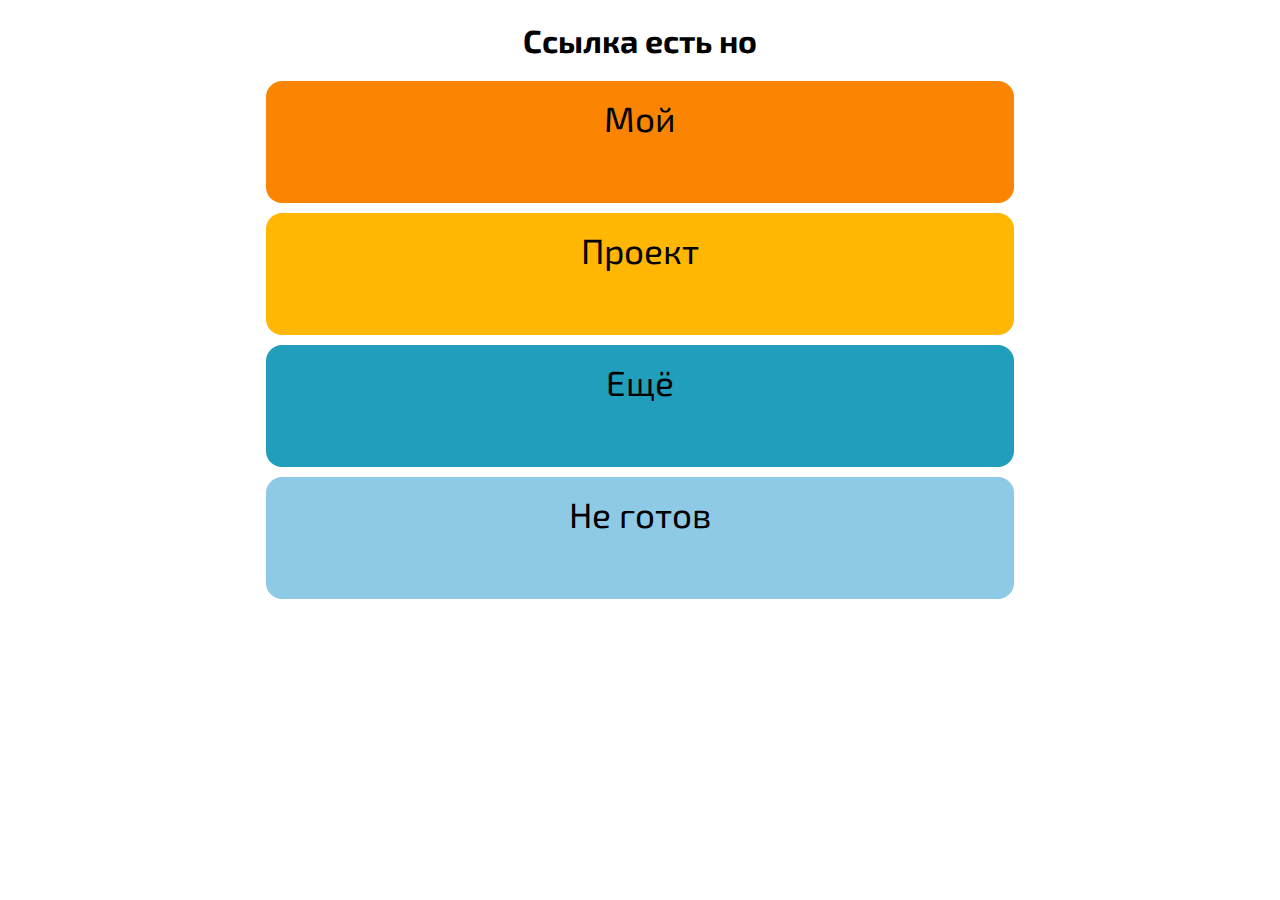
<file: index.html>
<!DOCTYPE html>
<html lang="en">
<head>
    <meta charset="UTF-8">
    <meta name="viewport" content="width=device-width, initial-scale=1.0">
    <title>Document</title>
    <link rel="stylesheet" href="./style.css">
</head>
<body>
    
    <header>
        <h1>Ссылка есть но</h1>
    </header>

    <main>

        <h2></h2>
        <section>

            <div class="cat_box cb1">Мой</div>
            <div class="cat_box cb2">Проект</div>
            <div class="cat_box cb3">Ещё</div>
            <div class="cat_box cb4">Не готов</div>
        </section>


    </main>

    
    
</body>
</html>
</file>
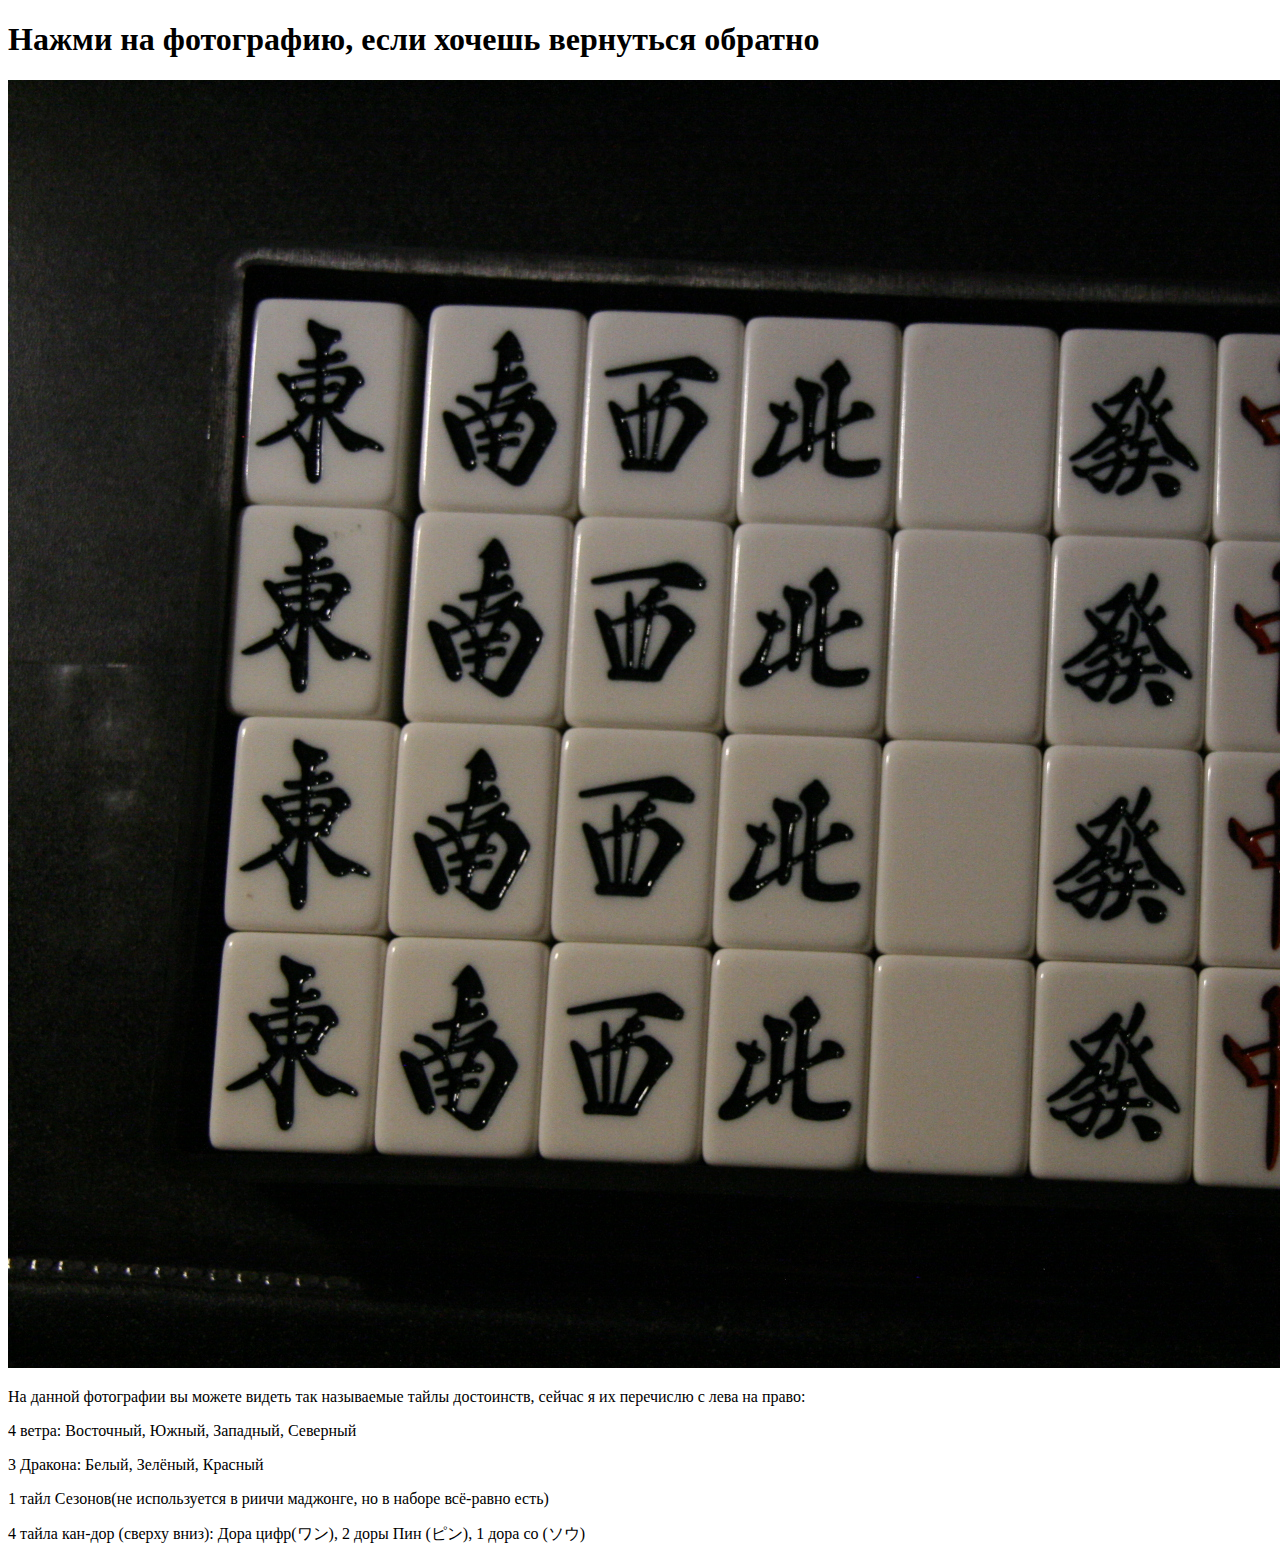
<file: Task_final/About_HONORS.html>
<!DOCTYPE html>
<html lang="en">
<head>
    <meta charset="UTF-8">
    <meta name="viewport" content="width=device-width, initial-scale=1.0">
    <title>Document</title>
    <link rel="stylesheet" href="C:\Users\miste\OneDrive\Рабочий стол\mshp_tasks_front\Task_final\style.css">

</head>
<body>
    <section id = "about">
        <header>
            <h1>Нажми на фотографию, если хочешь вернуться обратно</h1>
        </header>
        <article>
        <a class = "button" target = "_blank" href = "C:\Users\miste\OneDrive\Рабочий стол\mshp_tasks_front\Task_final\index.html"> 
            <img  class = 'mv_img' src = 'Materials\IMG_3829.JPG' alt = 'Why are you reading this reload the page and close f12'>
        </a>
        <p>На данной фотографии вы можете видеть так называемые тайлы достоинств, сейчас я их перечислю с лева на право:</p>
        <p> 4 ветра: Восточный, Южный, Западный, Северный</p>
        <p> 3 Дракона: Белый, Зелёный, Красный</p>
        <p> 1 тайл Сезонов(не используется в риичи маджонге, но в наборе всё-равно есть)</p>
        <p> 4 тайла кан-дор (сверху вниз): Дора цифр(ワン), 2 доры Пин (ピン), 1 дора со (ソウ)</p>
        </article>
    </section>
</body>
</html>
</file>
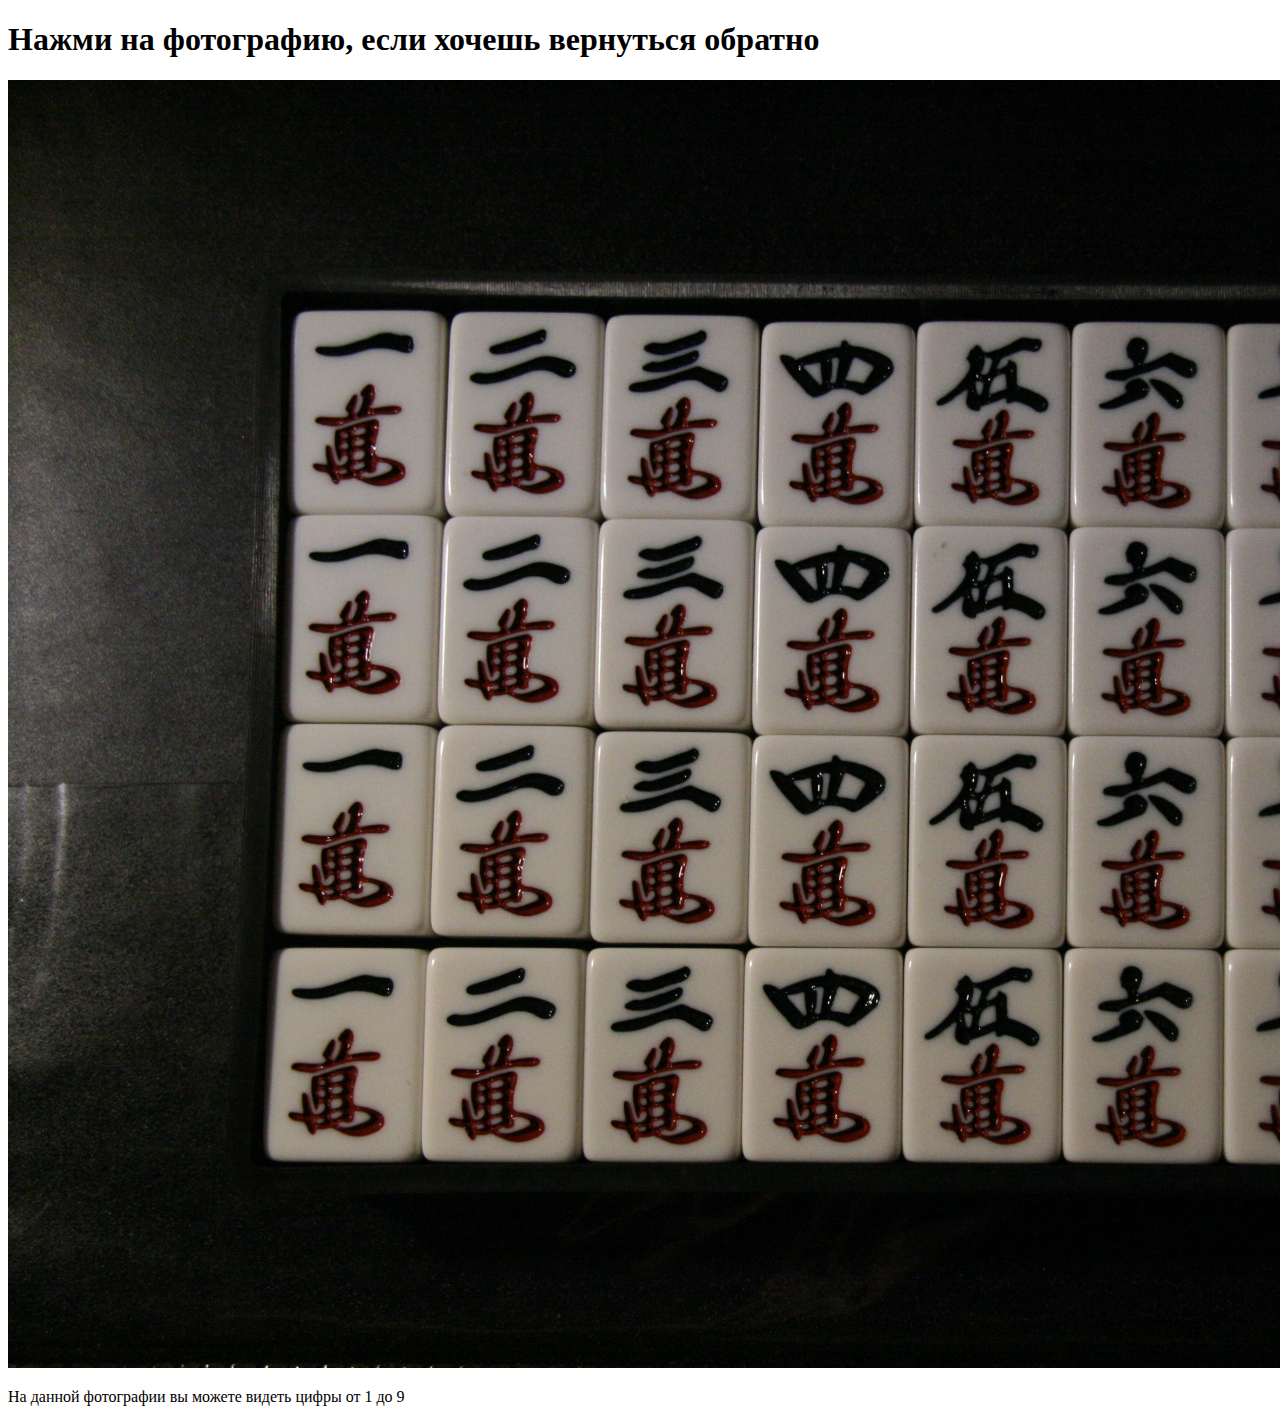
<file: Task_final/About_NUM.html>
<!DOCTYPE html>
<html lang="en">
<head>
    <meta charset="UTF-8">
    <meta name="viewport" content="width=device-width, initial-scale=1.0">
    <title>Document</title>
    <link rel="stylesheet" href="C:\Users\miste\OneDrive\Рабочий стол\mshp_tasks_front\Task_final\style.css">

</head>
<body>
    <section id = "about">
        <header>
            <h1>Нажми на фотографию, если хочешь вернуться обратно</h1>
        </header>
        <article>
        <a class = "button" target = "_blank" href = "C:\Users\miste\OneDrive\Рабочий стол\mshp_tasks_front\Task_final\index.html"> 
            <img  class = 'mv_img' src = 'Materials\IMG_3831.JPG' alt = 'Why are you reading this reload the page and close f12'>
        </a>
        <p>На данной фотографии вы можете видеть цифры от 1 до 9 </p>
        </article>
    </section>
</body>
</html>
</file>
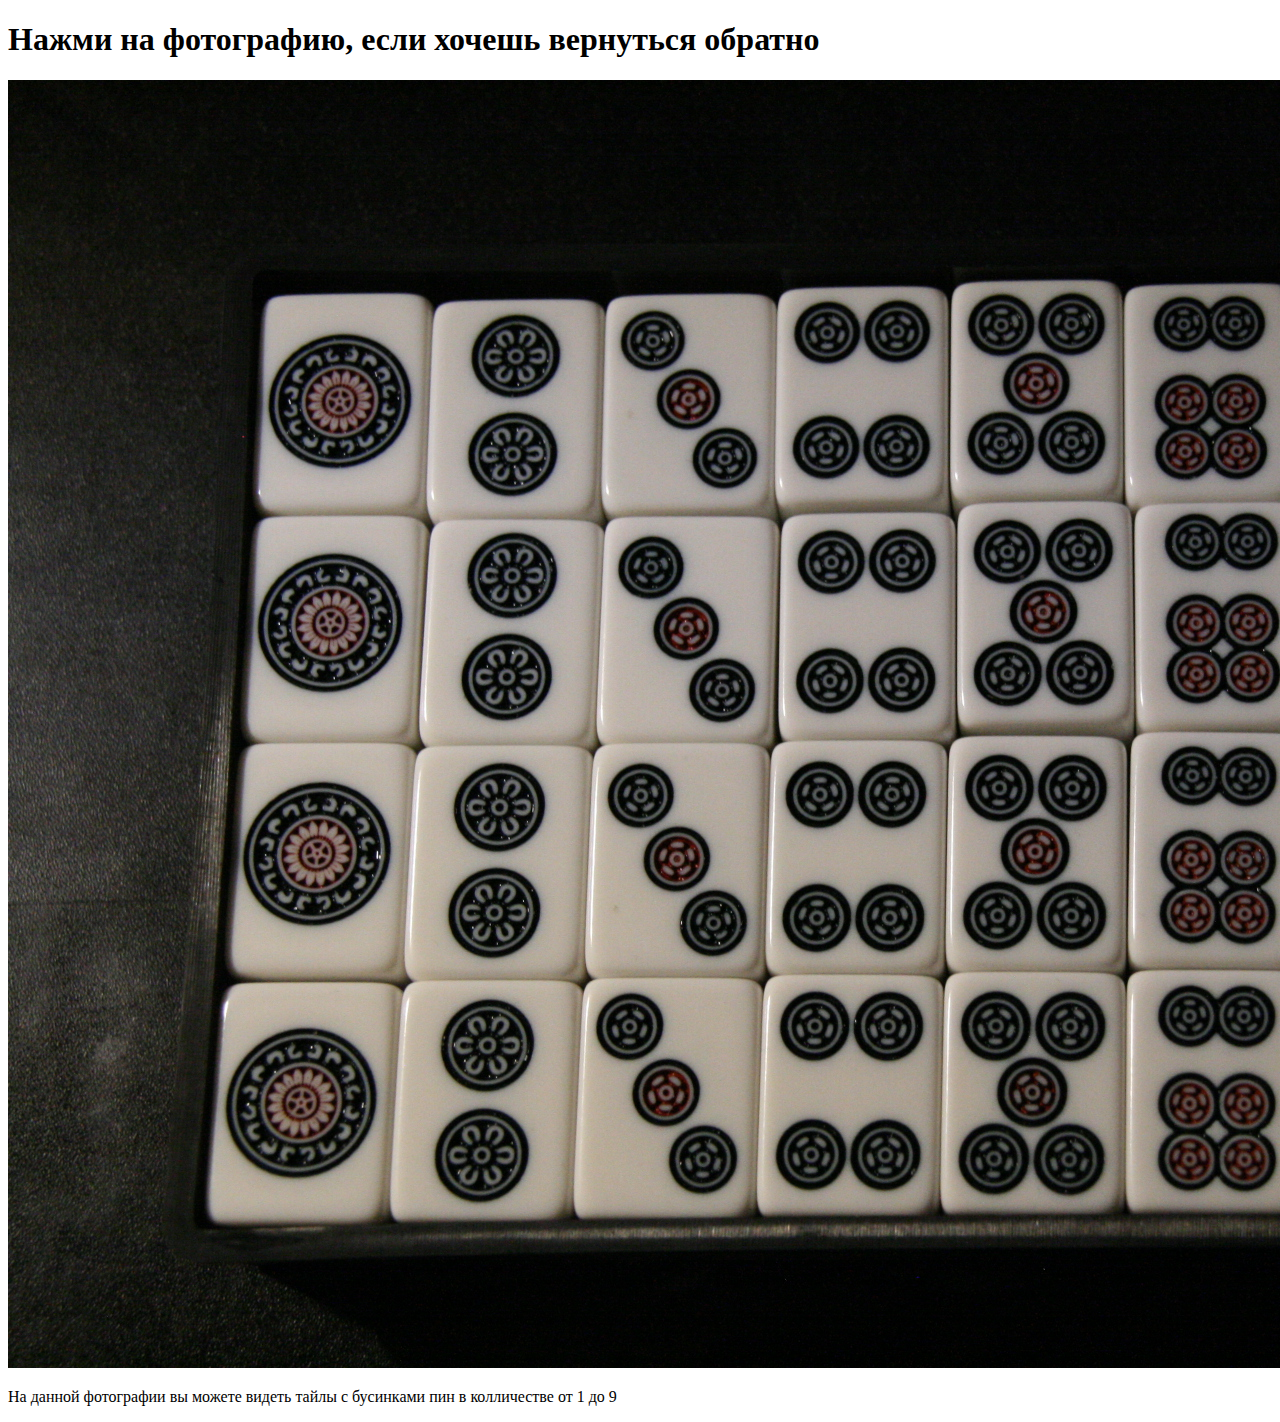
<file: Task_final/About_PIN.html>
<!DOCTYPE html>
<html lang="en">
<head>
    <meta charset="UTF-8">
    <meta name="viewport" content="width=device-width, initial-scale=1.0">
    <title>Document</title>
    <link rel="stylesheet" href="C:\Users\miste\OneDrive\Рабочий стол\mshp_tasks_front\Task_final\style.css">

</head>
<body>
    <section id = "about">
        <header>
            <h1>Нажми на фотографию, если хочешь вернуться обратно</h1>
        </header>
        <article>
        <a class = "button" target = "_blank" href = "C:\Users\miste\OneDrive\Рабочий стол\mshp_tasks_front\Task_final\index.html"> 
            <img  class = 'mv_img' src = 'Materials\IMG_3830.JPG' alt = 'Why are you reading this reload the page and close f12'>
        </a>
        <p>На данной фотографии вы можете видеть тайлы с бусинками пин в колличестве от 1 до 9 </p>
        </article>
    </section>
</body>
</html>
</file>
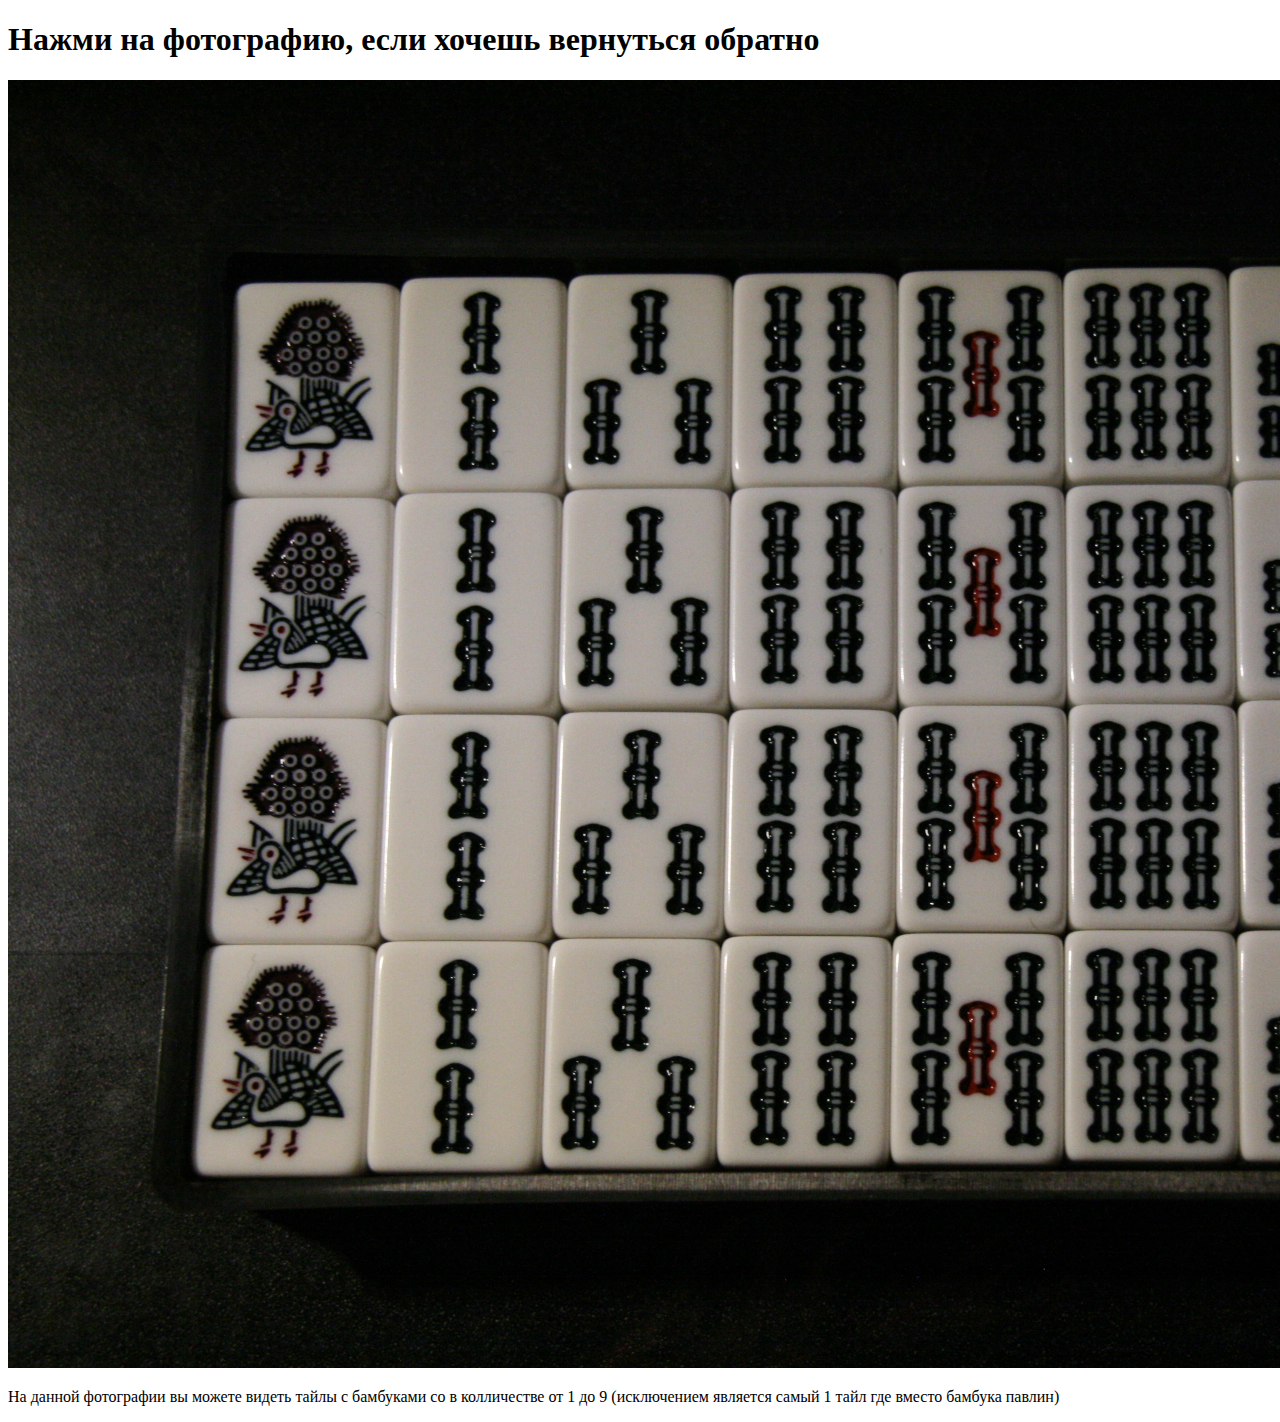
<file: Task_final/About_SOU.html>
<!DOCTYPE html>
<html lang="en">
<head>
    <meta charset="UTF-8">
    <meta name="viewport" content="width=device-width, initial-scale=1.0">
    <title>Document</title>
    <link rel="stylesheet" href="C:\Users\miste\OneDrive\Рабочий стол\mshp_tasks_front\Task_final\style.css">

</head>
<body>
    <section id = "about">
        <header>
            <h1>Нажми на фотографию, если хочешь вернуться обратно</h1>
        </header>
        <article>
        <a class = "button" target = "_blank" href = "C:\Users\miste\OneDrive\Рабочий стол\mshp_tasks_front\Task_final\index.html"> 
            <img  class = 'mv_img' src = 'Materials\IMG_3832.JPG' alt = 'Why are you reading this reload the page and close f12'>
        </a>
        <p>На данной фотографии вы можете видеть тайлы с бамбуками со в колличестве от 1 до 9 (исключением является самый 1 тайл где вместо бамбука павлин) </p>
        </article>
    </section>
</body>
</html>
</file>
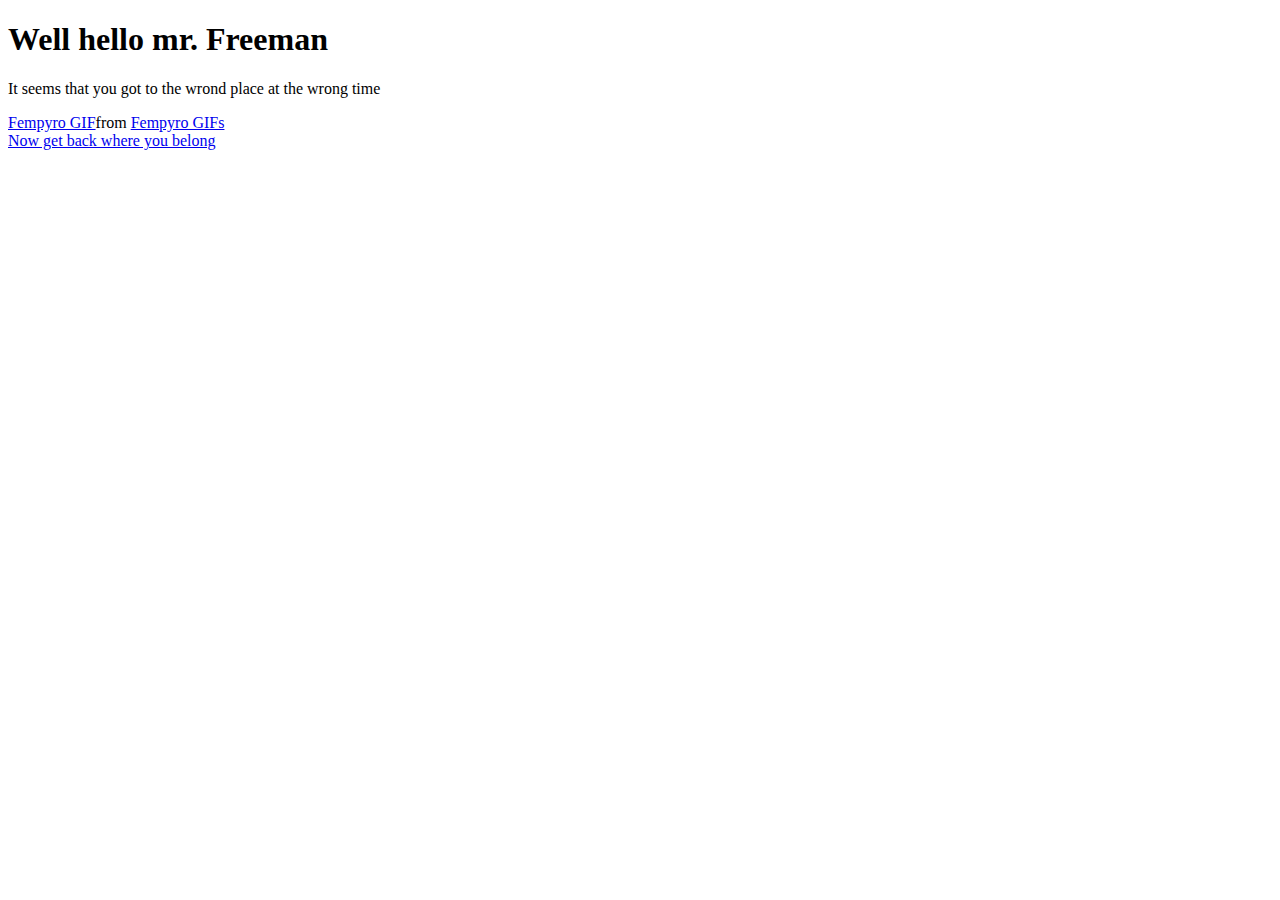
<file: Task_final/Work_in_progress.html>
<!DOCTYPE html>
<html lang="en">
<head>
    <meta charset="UTF-8">
    <meta name="viewport" content="width=device-width, initial-scale=1.0">
    <title>Oh?</title>
</head>
<body>
    <h1>Well hello mr. Freeman</h1>
    <p>It seems that you got to the wrond place at the wrong time</p>
    <div class="tenor-gif-embed" data-postid="21115940" data-share-method="host" data-aspect-ratio="0.425" data-width="10%"><a href="https://tenor.com/view/fempyro-gif-21115940">Fempyro GIF</a>from <a href="https://tenor.com/search/fempyro-gifs">Fempyro GIFs</a></div> <script type="text/javascript" async src="https://tenor.com/embed.js"></script>
    <a class = "button" href = "C:\Users\miste\OneDrive\Рабочий стол\mshp_tasks_front\Task_final\index.html"> 
        Now get back where you belong</a>
</body>
</html>
</file>
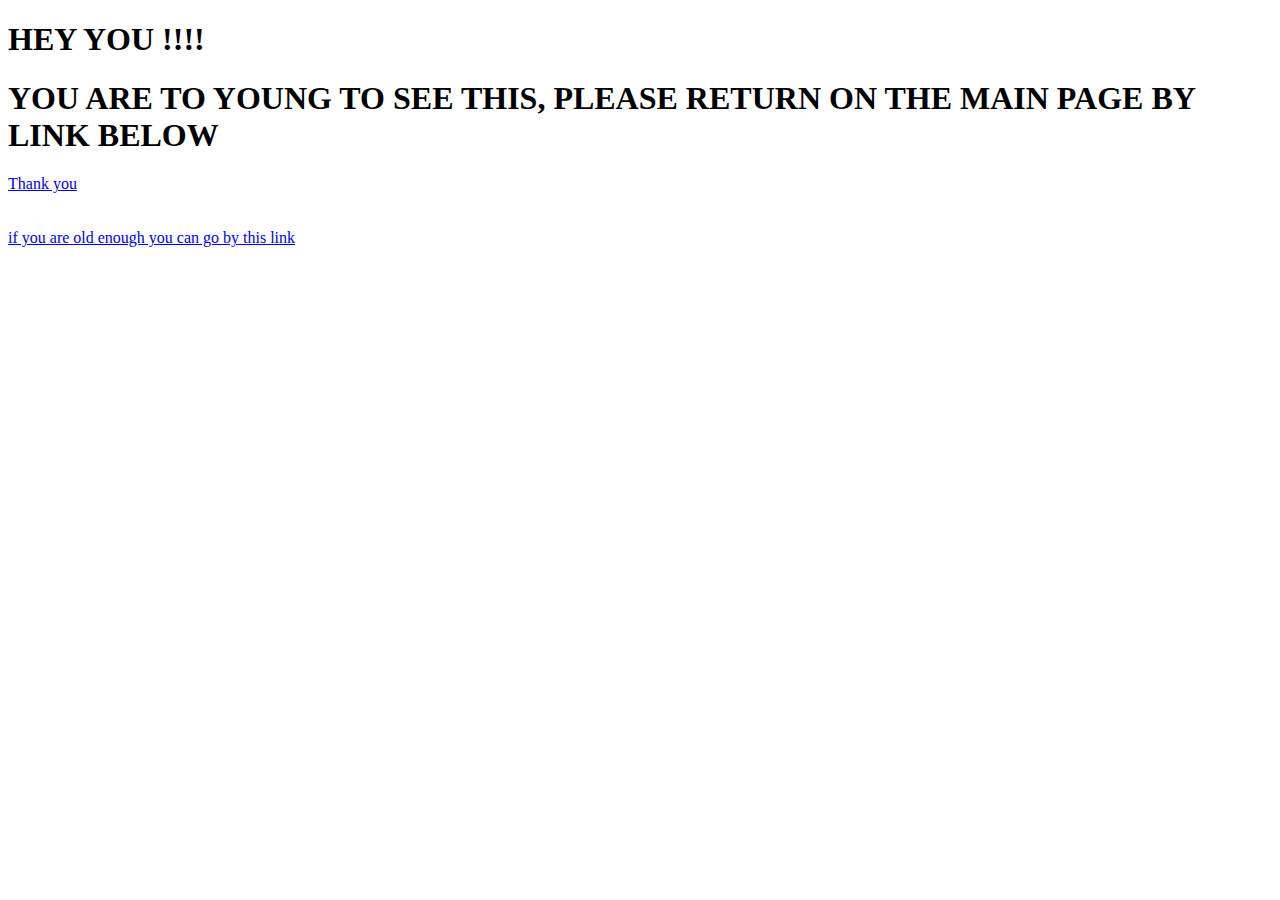
<file: Task_final/YOU ARE CHILD.html>
<!DOCTYPE html>
<html lang="en">
<head>
    <meta charset="UTF-8">
    <meta name="viewport" content="width=device-width, initial-scale=1.0">
    <title>YOU ARE CHILD</title>
</head>
<body>
    <h1>HEY YOU !!!!</h1>
    <h1>YOU ARE TO YOUNG TO SEE THIS, PLEASE RETURN ON THE MAIN PAGE BY LINK BELOW</h1>
    <a class = "button" href = "C:\Users\miste\OneDrive\Рабочий стол\mshp_tasks_front\Task_new00_homework\index.html"> 
        Thank you
    </a>
    <br>
    <br>
    <br>    
    <a class = "button" href = "C:\Users\miste\OneDrive\Рабочий стол\mshp_tasks_front\Task_final\Work_in_progress.html">
        if you are old enough you can go by this link
    </a>
</body>
</html>
</file>
<file: style.css>
@import url('https://fonts.googleapis.com/css2?family=Exo+2:wght@300;400;700&display=swap');


body {
    font-family: 'Exo 2', sans-serif;
}

h1 {
    text-align: center;
}

main {
    width: 768px;
    margin: auto;
}


.cat_box {
    font-size: 35px;
    text-align: center;
    margin: 10px;
    height: 90px;
    padding: 16px;
    border-radius: 16px;

}

.cb1 {
    background-color: #fb8500;;
}
.cb2 {
    background-color: #ffb703;
}
.cb3 {
    background-color: #219ebc;
}
.cb4 {
    background-color: #8ecae6;
}
</file>
